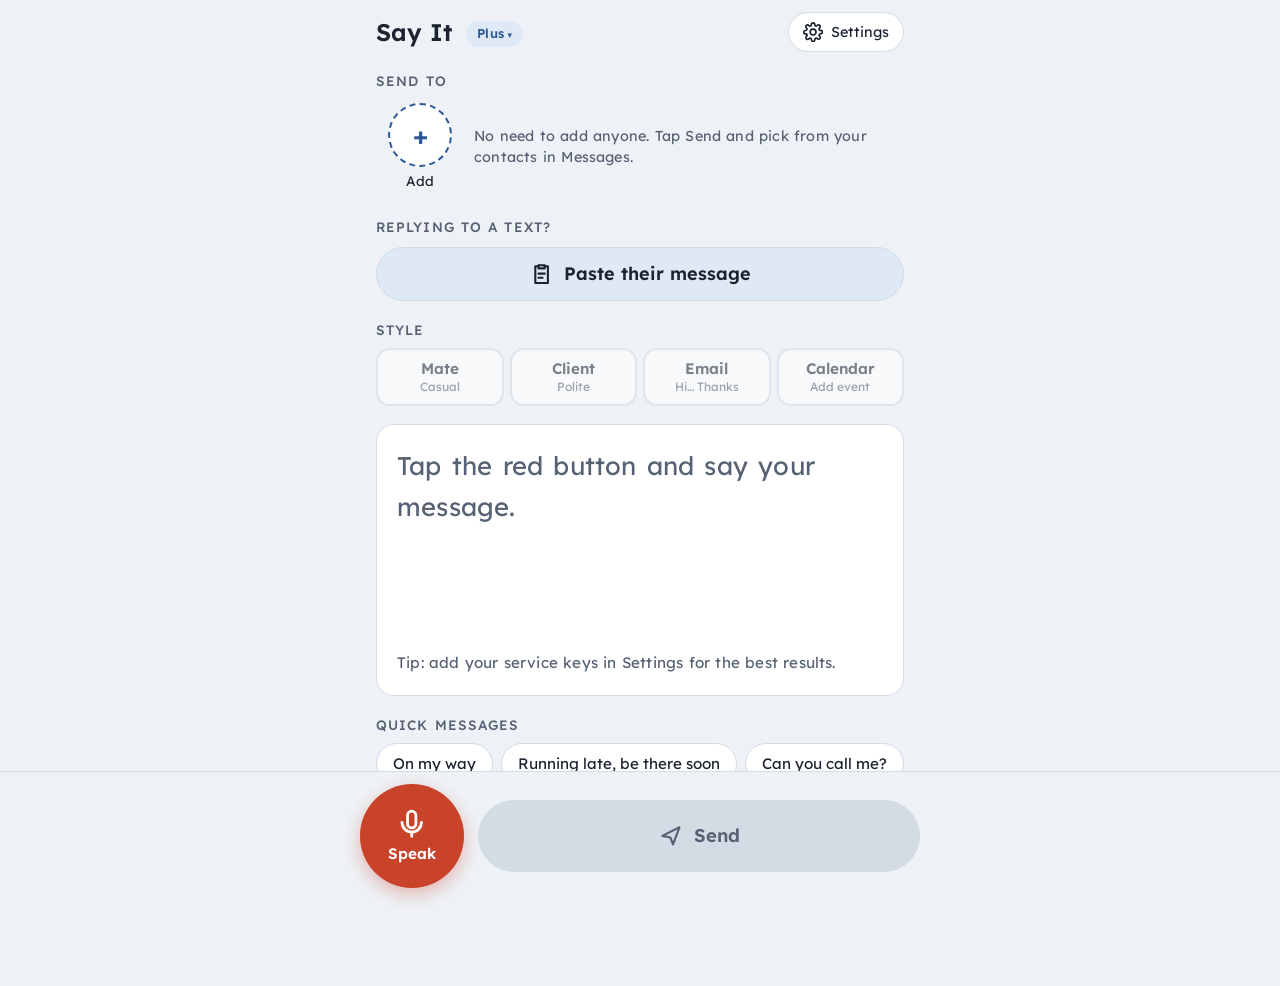
<file: index.html>
<!doctype html>
<html lang="en">
<head>
  <meta charset="utf-8">
  <meta name="viewport" content="width=device-width, initial-scale=1, viewport-fit=cover">
  <title>Say It</title>
  <meta name="description" content="Speak your text message. Say It writes it out, reads it back, and sends it from your own phone number.">
  <meta name="theme-color" content="#eef2f6" media="(prefers-color-scheme: light)">
  <meta name="theme-color" content="#141a22" media="(prefers-color-scheme: dark)">
  <meta name="apple-mobile-web-app-capable" content="yes">
  <meta name="apple-mobile-web-app-title" content="Say It">
  <link rel="manifest" href="manifest.webmanifest">
  <link rel="icon" href="icons/icon.svg" type="image/svg+xml">
  <link rel="apple-touch-icon" href="icons/apple-touch-icon.png">
  <link rel="preconnect" href="https://fonts.googleapis.com">
  <link rel="preconnect" href="https://fonts.gstatic.com" crossorigin>
  <link rel="stylesheet" href="https://fonts.googleapis.com/css2?family=Lexend:wght@400;500;600&family=Atkinson+Hyperlegible:wght@400;700&display=swap">
  <link rel="stylesheet" href="styles.css?v=16">
</head>
<body>
  <div class="app">
    <header class="top">
      <h1 class="brand">Say It <button class="plan-badge" id="planBadge" aria-label="Change plan">Plus</button></h1>
      <button class="icon-btn" id="openSettings" aria-label="Settings">
        <svg viewBox="0 0 24 24" aria-hidden="true"><path d="M12 15.5a3.5 3.5 0 1 0 0-7 3.5 3.5 0 0 0 0 7Z"/><path d="M19.4 15a1.7 1.7 0 0 0 .3 1.8l.1.1a2 2 0 1 1-2.8 2.8l-.1-.1a1.7 1.7 0 0 0-1.8-.3 1.7 1.7 0 0 0-1 1.5V21a2 2 0 1 1-4 0v-.1a1.7 1.7 0 0 0-1.1-1.5 1.7 1.7 0 0 0-1.8.3l-.1.1a2 2 0 1 1-2.8-2.8l.1-.1a1.7 1.7 0 0 0 .3-1.8 1.7 1.7 0 0 0-1.5-1H3a2 2 0 1 1 0-4h.1a1.7 1.7 0 0 0 1.5-1.1 1.7 1.7 0 0 0-.3-1.8l-.1-.1a2 2 0 1 1 2.8-2.8l.1.1a1.7 1.7 0 0 0 1.8.3H9a1.7 1.7 0 0 0 1-1.5V3a2 2 0 1 1 4 0v.1a1.7 1.7 0 0 0 1 1.5 1.7 1.7 0 0 0 1.8-.3l.1-.1a2 2 0 1 1 2.8 2.8l-.1.1a1.7 1.7 0 0 0-.3 1.8V9a1.7 1.7 0 0 0 1.5 1H21a2 2 0 1 1 0 4h-.1a1.7 1.7 0 0 0-1.5 1Z"/></svg>
        <span>Settings</span>
      </button>
    </header>

    <section class="to" aria-labelledby="toLabel">
      <h2 id="toLabel" class="label">Send to</h2>
      <div class="people" id="people" role="list"></div>
    </section>

    <section class="reply" id="replySection" aria-labelledby="replyLabel">
      <h2 id="replyLabel" class="label">Replying to a text?</h2>
      <button class="wide-btn paste-btn" id="pasteTheirs">
        <svg viewBox="0 0 24 24" aria-hidden="true"><path d="M9 4h6v3H9z"/><path d="M15 5h3v16H6V5h3"/><path d="M9 12h6M9 16h4"/></svg>
        <span>Paste their message</span>
      </button>
      <div class="theirs-manual" id="theirsManualWrap" hidden>
        <label for="theirsManual">Press and hold in the box, then tap Paste</label>
        <textarea id="theirsManual" rows="3"></textarea>
        <div class="sheet-actions">
          <button type="button" class="ghost" id="cancelTheirs">Cancel</button>
          <button type="button" class="primary" id="useTheirs">Use this</button>
        </div>
      </div>
      <div class="theirs" id="theirs" hidden>
        <p class="theirs-text" id="theirsText"></p>
        <div class="theirs-actions">
          <button class="tool" id="readTheirs">
            <svg viewBox="0 0 24 24" aria-hidden="true"><path d="M11 5 6 9H3v6h3l5 4V5Z"/><path d="M15.5 8.5a5 5 0 0 1 0 7M18.5 5.5a9 9 0 0 1 0 13"/></svg>
            <span id="readTheirsLabel">Read it to me</span>
          </button>
          <button class="tool" id="removeTheirs">
            <svg viewBox="0 0 24 24" aria-hidden="true"><path d="M6 6l12 12M18 6 6 18"/></svg>
            <span>Remove</span>
          </button>
        </div>
      </div>
    </section>

    <section class="modes" id="modes" aria-labelledby="modesLabel">
      <h2 id="modesLabel" class="label">Style</h2>
      <div class="mode-row" role="radiogroup" aria-labelledby="modesLabel">
        <button class="mode" role="radio" data-mode="mate">
          <strong>Mate</strong><span>Casual</span>
        </button>
        <button class="mode" role="radio" data-mode="client">
          <strong>Client</strong><span>Polite</span>
        </button>
        <button class="mode" role="radio" data-mode="email">
          <strong>Email</strong><span>Hi… Thanks</span>
        </button>
        <button class="mode" role="radio" data-mode="calendar">
          <strong>Calendar</strong><span>Add event</span>
        </button>
      </div>
    </section>

    <section class="message-wrap" aria-label="Your message">
      <p class="subject" id="subject" hidden></p>
      <div class="message" id="message" aria-live="polite"></div>
      <div class="event-card" id="eventCard" aria-live="polite" hidden></div>
      <div class="check-bar" id="checkBar" hidden>
        <span id="checkText"></span>
        <button id="changesToggle" aria-pressed="false">Show what changed</button>
      </div>
      <textarea class="message-edit" id="messageEdit" rows="5" aria-label="Type to change your message" hidden></textarea>
      <p class="status" id="status" role="status" aria-live="polite"></p>

      <div class="tools" id="tools" hidden>
        <button class="tool" id="readBtn">
          <svg viewBox="0 0 24 24" aria-hidden="true"><path d="M11 5 6 9H3v6h3l5 4V5Z"/><path d="M15.5 8.5a5 5 0 0 1 0 7M18.5 5.5a9 9 0 0 1 0 13"/></svg>
          <span id="readLabel">Read to me</span>
        </button>
        <button class="tool" id="changeBtn">
          <svg viewBox="0 0 24 24" aria-hidden="true"><path d="M12 15a3 3 0 0 0 3-3V6a3 3 0 1 0-6 0v6a3 3 0 0 0 3 3Z"/><path d="M5 11a7 7 0 0 0 14 0M12 18v3"/><path d="m17 3 3 3"/></svg>
          <span>Change it</span>
        </button>
        <button class="tool" id="typeBtn">
          <svg viewBox="0 0 24 24" aria-hidden="true"><path d="M4 20h4L19 9l-4-4L4 16v4Z"/><path d="m13.5 6.5 4 4"/></svg>
          <span id="typeLabel">Type</span>
        </button>
        <button class="tool" id="compareBtn" hidden>
          <svg viewBox="0 0 24 24" aria-hidden="true"><path d="M4 6h7v12H4zM13 6h7v12h-7z"/></svg>
          <span>Compare AI</span>
        </button>
        <button class="tool" id="copyBtn">
          <svg viewBox="0 0 24 24" aria-hidden="true"><rect x="8" y="8" width="12" height="12" rx="2"/><path d="M16 8V5a1 1 0 0 0-1-1H5a1 1 0 0 0-1 1v10a1 1 0 0 0 1 1h3"/></svg>
          <span>Copy</span>
        </button>
        <button class="tool" id="clearBtn">
          <svg viewBox="0 0 24 24" aria-hidden="true"><path d="M4 7h16M10 11v6M14 11v6M6 7l1 13h10l1-13M9 7V4h6v3"/></svg>
          <span>Start again</span>
        </button>
      </div>
    </section>

    <section class="phrases" id="phrasesSection" aria-labelledby="phrasesLabel">
      <h2 id="phrasesLabel" class="label">Quick messages</h2>
      <div class="chips" id="phrases"></div>
    </section>
  </div>

  <div class="dock">
    <div class="dock-inner">
      <button class="mic" id="micBtn" aria-label="Start speaking">
        <svg viewBox="0 0 24 24" aria-hidden="true"><path d="M12 15a3 3 0 0 0 3-3V6a3 3 0 1 0-6 0v6a3 3 0 0 0 3 3Z"/><path d="M5 11a7 7 0 0 0 14 0M12 18v3"/></svg>
        <span class="mic-label" id="micLabel">Speak</span>
      </button>
      <button class="send" id="sendBtn" disabled>
        <svg viewBox="0 0 24 24" aria-hidden="true"><path d="m4 12 16-8-6 16-2.5-6.5L4 12Z"/></svg>
        <span id="sendLabel">Send</span>
      </button>
    </div>
  </div>

  <!-- Add a person -->
  <dialog id="personDialog" class="sheet" aria-labelledby="personTitle">
    <form method="dialog" id="personForm">
      <h2 id="personTitle">Add a person</h2>
      <button type="button" class="wide-btn" id="pickContact" hidden>Choose from my contacts</button>
      <label for="personName">Name</label>
      <input id="personName" autocomplete="off" required>
      <label for="personNumber">Phone number</label>
      <input id="personNumber" type="tel" inputmode="tel" autocomplete="off" required>
      <div class="sheet-actions">
        <button type="button" class="ghost" id="cancelPerson">Cancel</button>
        <button type="submit" class="primary" id="savePerson">Save</button>
      </div>
    </form>
  </dialog>

  <!-- Fix one word -->
  <dialog id="fixDialog" class="sheet" aria-labelledby="fixTitle">
    <div class="fix-sheet">
      <h2 id="fixTitle">Change word</h2>
      <p class="hint" id="fixHint"></p>
      <div class="choices" id="fixChoices"></div>
      <button type="button" class="wide-btn" id="fixRevert" hidden></button>
      <div class="fix-row" id="fixActions">
        <button type="button" class="wide-btn" id="fixSay">
          <svg viewBox="0 0 24 24" aria-hidden="true"><path d="M12 15a3 3 0 0 0 3-3V6a3 3 0 1 0-6 0v6a3 3 0 0 0 3 3Z"/><path d="M5 11a7 7 0 0 0 14 0M12 18v3"/></svg>
          <span id="fixSayLabel">Say the word</span>
        </button>
        <button type="button" class="wide-btn" id="fixTypeBtn">Type it</button>
      </div>
      <form class="fix-row" id="fixForm" hidden>
        <input id="fixInput" aria-label="Type the right word" autocomplete="off" autocapitalize="off" spellcheck="true" required>
        <button type="submit" class="primary">Change</button>
      </form>
      <label class="check"><input type="checkbox" id="fixAlways"> Always fix this word</label>
      <div class="sheet-actions">
        <button type="button" class="ghost" id="cancelFix">Cancel</button>
      </div>
    </div>
  </dialog>

  <!-- Change one detail of an event -->
  <dialog id="eventDialog" class="sheet" aria-labelledby="evTitle">
    <form class="fix-sheet" id="evForm">
      <h2 id="evTitle">Change</h2>
      <p class="hint" id="evHint" hidden></p>
      <div class="choices" id="evChoices"></div>
      <div id="evTextWrap">
        <label for="evText" class="ev-label">Type it</label>
        <input id="evText" autocomplete="off">
      </div>
      <div class="ev-when" id="evWhenWrap">
        <label for="evDate" class="ev-label">Date</label>
        <input id="evDate" type="date">
        <label class="check"><input type="checkbox" id="evAllDay"> All day</label>
        <div class="ev-times" id="evTimes">
          <div><label for="evStart" class="ev-label">Starts</label><input id="evStart" type="time"></div>
          <div><label for="evEnd" class="ev-label">Ends</label><input id="evEnd" type="time"></div>
        </div>
      </div>
      <p class="hint">Or close this and tap <strong>Change it</strong> to say what to change.</p>
      <div class="sheet-actions">
        <button type="button" class="ghost" id="evCancel">Cancel</button>
        <button type="submit" class="primary">Save</button>
      </div>
    </form>
  </dialog>

  <!-- Which calendar -->
  <dialog id="calDialog" class="sheet" aria-labelledby="calTitle">
    <div class="fix-sheet">
      <h2 id="calTitle">Add to which calendar?</h2>
      <button type="button" class="wide-btn cal-btn" id="calPhone">
        <svg viewBox="0 0 24 24" aria-hidden="true"><rect x="3" y="5" width="18" height="16" rx="2"/><path d="M3 10h18M8 3v4M16 3v4"/></svg>
        <span id="calPhoneLabel">iPhone Calendar</span>
      </button>
      <button type="button" class="wide-btn cal-btn" id="calGoogle">
        <svg viewBox="0 0 24 24" aria-hidden="true"><rect x="3" y="5" width="18" height="16" rx="2"/><path d="M3 10h18M8 3v4M16 3v4M12 13v5M9.5 15.5h5"/></svg>
        <span>Google Calendar</span>
      </button>
      <div class="sheet-actions">
        <button type="button" class="ghost" id="calCancel">Cancel</button>
      </div>
    </div>
  </dialog>

  <!-- Compare AI models -->
  <dialog id="compareDialog" class="sheet" aria-labelledby="compareTitle">
    <div class="fix-sheet">
      <h2 id="compareTitle">Compare AI models</h2>
      <p class="hint">The same thing you said, tidied by each model. Costs are in US dollars and come from what each one actually used.</p>
      <div class="compare-list" id="compareList"></div>
      <div class="sheet-actions">
        <button type="button" class="ghost" id="compareClose">Close</button>
      </div>
    </div>
  </dialog>

  <!-- Choose a plan -->
  <dialog id="planDialog" class="sheet" aria-labelledby="planTitle">
    <div class="fix-sheet">
      <h2 id="planTitle">Choose a plan</h2>
      <p class="hint">Test version: this changes what the app does. Nobody is charged.</p>
      <div class="plan-list" id="planList"></div>
      <div class="sheet-actions">
        <button type="button" class="ghost" id="planClose">Close</button>
      </div>
    </div>
  </dialog>

  <!-- Settings -->
  <dialog id="settingsDialog" class="sheet" aria-labelledby="settingsTitle">
    <form method="dialog" id="settingsForm">
      <h2 id="settingsTitle">Settings</h2>

      <fieldset>
        <legend>Plan</legend>
        <label for="setPlan">Your plan</label>
        <select id="setPlan">
          <option value="free">Free</option>
          <option value="plus">Plus: AU$7.95 a month</option>
          <option value="pro">Pro: AU$19.95 a month</option>
          <option value="custom">Custom (testing)</option>
        </select>
        <p class="hint" id="planAbout"></p>
        <button type="button" class="wide-btn" id="planFromSettings">Change plan</button>
        <p class="hint" id="planUsage" hidden></p>
        <p class="hint" id="planKeyNote" hidden>Pro's speech recognition and natural voice need a speech key (OpenAI) below. Without one, Pro uses the iPhone's own.</p>
        <p class="hint">Test version: switching plans changes what the app does. Nobody is charged.</p>
      </fieldset>

      <fieldset>
        <legend>Look</legend>
        <label for="setSize">Text size</label>
        <select id="setSize">
          <option value="m">Medium</option>
          <option value="l">Large</option>
          <option value="xl">Extra large</option>
        </select>
        <label for="setTint">Background colour</label>
        <select id="setTint">
          <option value="blue">Soft blue</option>
          <option value="cream">Cream</option>
          <option value="yellow">Pale yellow</option>
          <option value="peach">Peach</option>
          <option value="white">White</option>
        </select>
        <label for="setFont">Letters</label>
        <select id="setFont">
          <option value="lexend">Lexend (wide, easy reading)</option>
          <option value="atkinson">Atkinson Hyperlegible</option>
          <option value="system">Phone's normal font</option>
        </select>
      </fieldset>

      <fieldset>
        <legend>Reading out loud</legend>
        <label class="check"><input type="checkbox" id="setAutoRead"> Read my message back after I speak</label>
        <label for="setVoice">Voice</label>
        <div class="voice-row">
          <select id="setVoice"></select>
          <button type="button" class="ghost" id="testVoice">Test</button>
        </div>
        <p class="hint">For a more natural phone voice on iPhone: Settings → Accessibility → Spoken Content → Voices → English. Download one marked Enhanced or Premium (Karen and Lee are Australian), then pick it here. The AI voices sound the most natural and need a speech key.</p>
        <label for="setRate">Reading speed</label>
        <select id="setRate">
          <option value="0.8">Slow</option>
          <option value="1">Normal</option>
          <option value="1.2">Fast</option>
        </select>
      </fieldset>

      <fieldset>
        <legend>Tidying up</legend>
        <label for="setMyName">Your name (for signing emails)</label>
        <input id="setMyName" autocomplete="name">
        <div class="custom-only" id="customOnly">
        <label for="setModel">AI model (Custom plan)</label>
        <select id="setModel">
          <option value="best">Best: Claude Opus (about 1¢ a message)</option>
          <option value="balanced">Balanced: Claude Sonnet (about half the cost)</option>
          <option value="cheapest">Cheapest: Claude Haiku (about 40× cheaper)</option>
        </select>
        <p class="hint">Not sure? Speak a message, then tap <strong>Compare AI</strong> to see all three side by side.</p>
        </div>
        <p class="hint" id="usageText"></p>
        <button type="button" class="ghost small" id="resetUsage">Reset cost tally</button>
        <label for="setTidy">How much should it fix in Mate style?</label>
        <select id="setTidy">
          <option value="light">Just spelling and full stops</option>
          <option value="normal">Fix mistakes, keep my way of talking</option>
        </select>
        <label for="setWords">Names and words it should know</label>
        <textarea id="setWords" rows="3" placeholder="silicone, Kayden, Llanelli, brekkie"></textarea>
        <p class="hint">Separate with commas. Add names, places and work words. If it hears something close, like "silicon", it uses your spelling, "silicone".</p>
        <h3 class="sub">Words it always fixes</h3>
        <ul class="people-list" id="fixesList"></ul>
      </fieldset>

      <fieldset>
        <legend>People</legend>
        <ul class="people-list" id="peopleList"></ul>
      </fieldset>

      <fieldset>
        <legend>Service keys</legend>
        <p class="hint">Say It uses two services. The keys stay on this phone.</p>
        <label for="setOpenAI">Speech key (OpenAI)</label>
        <input id="setOpenAI" type="password" autocomplete="off" spellcheck="false" placeholder="sk-...">
        <p class="hint">Turns your voice into words. Without it, Say It uses the phone's own speech-to-text, which is the same one Siri uses.</p>
        <label for="setAnthropic">Tidy-up key (Anthropic)</label>
        <input id="setAnthropic" type="password" autocomplete="off" spellcheck="false" placeholder="sk-ant-...">
        <p class="hint">Fixes spelling, punctuation and misheard words. Without it, your words go in exactly as heard.</p>
        <p class="hint">Your voice recording goes to OpenAI and your message text goes to Anthropic so they can do this. Nothing else is stored anywhere except on this phone.</p>
      </fieldset>

      <div class="sheet-actions">
        <span class="hint version">Version 16</span>
        <button type="submit" class="primary" id="closeSettings">Done</button>
      </div>
    </form>
  </dialog>

  <script src="compare.js?v=1"></script>
  <script src="calendar.js?v=1"></script>
  <script src="app.js?v=16"></script>
</body>
</html>
</file>
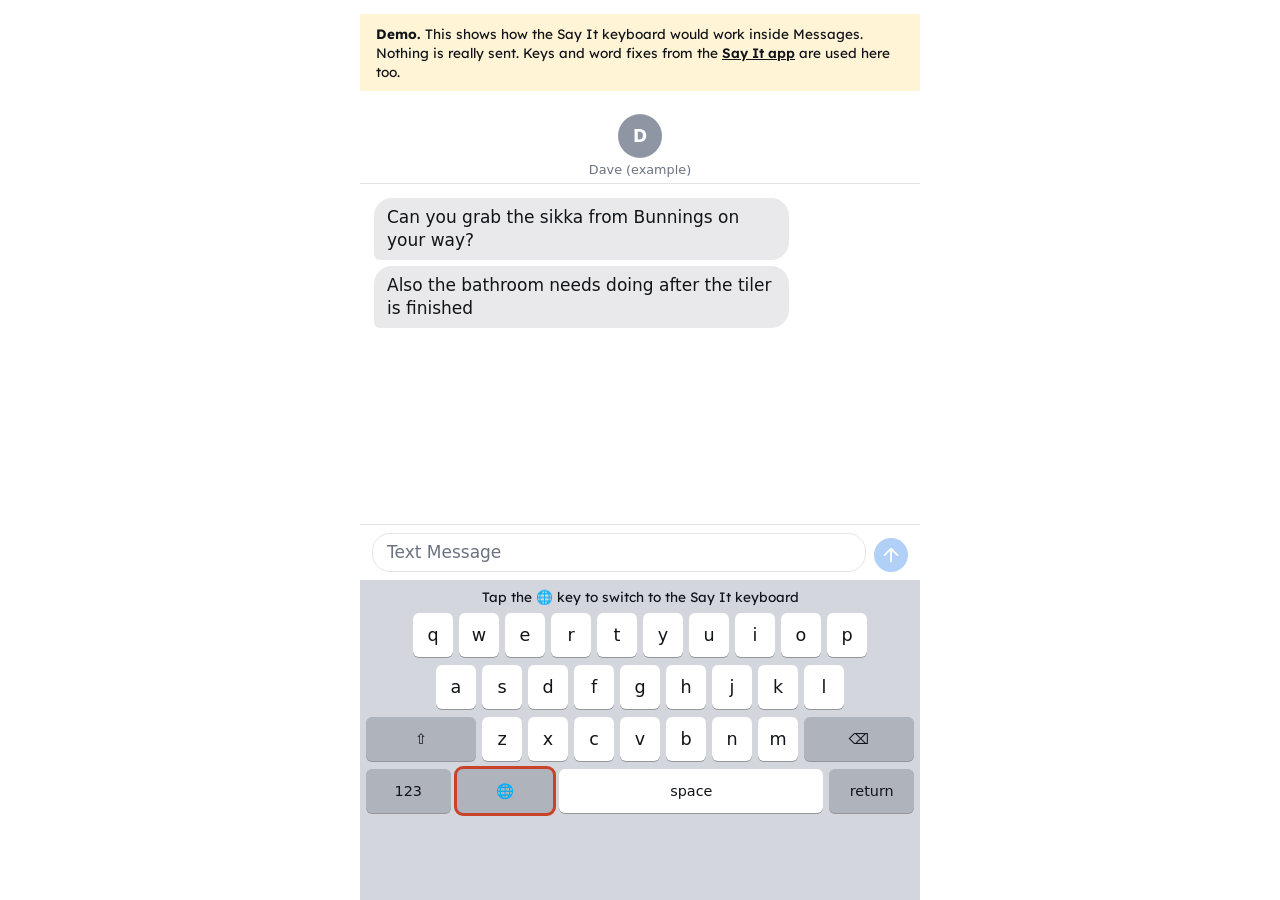
<file: keyboard.html>
<!doctype html>
<html lang="en">
<head>
  <meta charset="utf-8">
  <meta name="viewport" content="width=device-width, initial-scale=1, viewport-fit=cover">
  <title>Say It Keyboard Demo</title>
  <meta name="description" content="Try how the Say It keyboard would work inside a text conversation. Nothing is sent.">
  <link rel="icon" href="icons/icon.svg" type="image/svg+xml">
  <link rel="apple-touch-icon" href="icons/apple-touch-icon.png">
  <link rel="preconnect" href="https://fonts.googleapis.com">
  <link rel="preconnect" href="https://fonts.gstatic.com" crossorigin>
  <link rel="stylesheet" href="https://fonts.googleapis.com/css2?family=Lexend:wght@400;500;600&display=swap">
  <style>
    /* Phone-height column: demo banner, chat thread, reply box, keyboard pinned to the bottom. */
    :root {
      --bg: #ffffff;
      --ink: #111418;
      --muted: #6b7280;
      --line: #e3e5e9;
      --them: #e9e9eb;
      --me: #1f7aec;
      --me-ink: #ffffff;
      --kb: #d3d6dc;
      --key: #ffffff;
      --key-dark: #aeb3bc;
      --mic: #c8432a;
      --accent: #2c5a99;
      --banner: #fff4d6;
      --fix: #e0a020;
      --highlight: #ffdf80;
      --font: "Lexend", system-ui, -apple-system, sans-serif;
      --sys: system-ui, -apple-system, "Segoe UI", Roboto, sans-serif;
      color-scheme: light;
    }
    @media (prefers-color-scheme: dark) {
      :root:not([data-theme="light"]) {
        --bg: #000000; --ink: #f2f3f5; --muted: #9aa0a8; --line: #26282c; --them: #26262a;
        --me: #2a84f5; --kb: #2b2b2e; --key: #5a5a5e; --key-dark: #3c3c40; --mic: #e2614a;
        --accent: #8db4ec; --banner: #3a3214; --highlight: #7a6417; --fix: #d9a640;
        color-scheme: dark;
      }
    }
    :root[data-theme="dark"] {
      --bg: #000000; --ink: #f2f3f5; --muted: #9aa0a8; --line: #26282c; --them: #26262a;
      --me: #2a84f5; --kb: #2b2b2e; --key: #5a5a5e; --key-dark: #3c3c40; --mic: #e2614a;
      --accent: #8db4ec; --banner: #3a3214; --highlight: #7a6417; --fix: #d9a640;
      color-scheme: dark;
    }
    * { box-sizing: border-box; }
    [hidden] { display: none !important; }
    html, body { height: 100%; }
    body { margin: 0; background: var(--bg); color: var(--ink); font-family: var(--sys); font-size: 17px; }
    button { font: inherit; color: inherit; cursor: pointer; }
    :focus-visible { outline: 3px solid var(--accent); outline-offset: 2px; }
    svg { width: 1.3em; height: 1.3em; fill: none; stroke: currentColor; stroke-width: 2; stroke-linecap: round; stroke-linejoin: round; }

    .phone { height: 100%; max-width: 560px; margin: 0 auto; display: flex; flex-direction: column; }
    .banner {
      background: var(--banner); font-family: var(--font); font-size: 0.85rem; line-height: 1.4;
      padding-top: max(10px, env(safe-area-inset-top, 0px)); padding-bottom: 10px;
      padding-left: max(16px, env(safe-area-inset-left, 0px)); padding-right: max(16px, env(safe-area-inset-right, 0px));
    }
    .banner a { color: inherit; font-weight: 600; }
    .contact { text-align: center; padding: 10px 16px 6px; border-bottom: 1px solid var(--line); }
    .contact .av { width: 44px; height: 44px; border-radius: 50%; background: #8e96a3; color: #fff; display: grid; place-items: center; margin: 0 auto 4px; font-weight: 600; }
    .contact .nm { font-size: 0.8rem; color: var(--muted); }

    .thread {
      flex: 1; overflow-y: auto; display: flex; flex-direction: column; gap: 6px;
      padding-top: 14px; padding-bottom: 14px;
      padding-left: max(14px, env(safe-area-inset-left, 0px)); padding-right: max(14px, env(safe-area-inset-right, 0px));
    }
    .bubble { max-width: 78%; padding: 8px 13px; border-radius: 18px; line-height: 1.35; overflow-wrap: anywhere; }
    .them { align-self: flex-start; background: var(--them); border-bottom-left-radius: 6px; }
    .me { align-self: flex-end; background: var(--me); color: var(--me-ink); border-bottom-right-radius: 6px; }
    .note { align-self: center; font-size: 0.75rem; color: var(--muted); }

    .compose {
      display: flex; align-items: flex-end; gap: 8px; border-top: 1px solid var(--line);
      padding-top: 8px; padding-bottom: 8px;
      padding-left: max(12px, env(safe-area-inset-left, 0px)); padding-right: max(12px, env(safe-area-inset-right, 0px));
    }
    .field {
      flex: 1; min-width: 0; min-height: 36px; border: 1px solid var(--line); border-radius: 18px;
      padding: 7px 14px; line-height: 1.35; overflow-wrap: anywhere;
    }
    .field.empty { color: var(--muted); }
    .send-arrow { width: 34px; height: 34px; border-radius: 50%; border: none; background: var(--me); color: #fff; display: grid; place-items: center; flex: none; }
    .send-arrow:disabled { opacity: 0.35; }

    .kb { background: var(--kb); padding-bottom: env(safe-area-inset-bottom, 0px); }
    .kb-inner {
      height: 320px; display: flex; flex-direction: column; gap: 8px; padding-top: 8px; padding-bottom: 8px;
      padding-left: max(6px, env(safe-area-inset-left, 0px)); padding-right: max(6px, env(safe-area-inset-right, 0px));
    }

    /* Ordinary keyboard (not working, just to show the switch) */
    .row { display: flex; justify-content: center; gap: 6px; }
    .k { flex: 1; max-width: 40px; height: 44px; border-radius: 6px; background: var(--key); display: grid; place-items: center; font-size: 1.1rem; box-shadow: 0 1px 0 rgb(0 0 0 / 0.3); }
    .k.wide { max-width: none; flex: 1.6; background: var(--key-dark); font-size: 0.9rem; }
    .k.space { max-width: none; flex: 5; font-size: 0.9rem; }
    .globe { border: none; }
    .globe.hint { outline: 3px solid var(--mic); animation: nudge 1.4s ease-in-out infinite; }
    .switch-tip { text-align: center; font-family: var(--font); font-size: 0.85rem; margin: 0; }

    /* Say It keyboard */
    .sayit { font-family: var(--font); }
    .preview {
      flex: 1; min-height: 0; overflow-y: auto; background: var(--key); border-radius: 10px;
      padding: 10px 12px; font-size: 1.15rem; line-height: 1.5; word-spacing: 0.1em;
    }
    .preview.empty, .preview.busy { color: var(--muted); font-size: 0.95rem; }
    .preview .w { border-radius: 5px; padding: 0 2px; margin: 0 -2px; cursor: pointer; }
    .preview .w.on { background: var(--highlight); }
    /* A word the tidy-up changed or added */
    .preview .w.changed { text-decoration: underline 3px var(--fix); text-underline-offset: 4px; }
    .preview .was { color: var(--muted); text-decoration: line-through 2px; font-size: 0.85em; margin-right: 4px; }
    .preview .was.gone { margin-right: 6px; }
    .try-btn { margin-top: 10px; border: 2px dashed var(--accent); background: none; color: var(--accent); border-radius: 10px; padding: 8px 14px; font-weight: 600; font-size: 0.95rem; }

    .preview-wrap { flex: 1; min-height: 0; display: flex; flex-direction: column; gap: 4px; }
    .changes-bar { display: flex; align-items: center; justify-content: space-between; gap: 8px; font-size: 0.8rem; padding: 0 4px; }
    .changes-bar span { color: var(--ink); }
    .changes-bar span::before { content: ""; display: inline-block; width: 14px; height: 3px; background: var(--fix); vertical-align: middle; margin-right: 6px; }
    .changes-bar button { border: none; background: none; color: var(--accent); font-weight: 600; padding: 4px 0; font-size: 0.8rem; }

    .fix-panel { flex: 1; display: flex; flex-direction: column; gap: 8px; overflow-y: auto; }
    .fix-title { margin: 0; font-size: 1rem; text-align: center; }
    .fix-title strong { font-size: 1.15rem; }
    .fix-row { display: flex; gap: 8px; }
    .fix-row > * { flex: 1; min-width: 0; }
    .fix-row input { border: 2px solid var(--accent); border-radius: 10px; padding: 8px 10px; font: inherit; background: var(--key); color: var(--ink); }
    .fix-panel .kbtn { min-height: 42px; font-size: 0.95rem; }
    .fix-always { display: flex; align-items: center; justify-content: center; gap: 8px; font-size: 0.9rem; }
    .fix-always input { width: 22px; height: 22px; }
    .kbtn.listening { background: var(--mic); color: #fff; }
    .controls { display: grid; grid-template-columns: 1fr auto 1fr; align-items: center; gap: 10px; }
    .side { display: flex; flex-direction: column; gap: 6px; }
    .kbtn { border: none; border-radius: 10px; background: var(--key); padding: 9px 6px; font-size: 0.85rem; display: flex; align-items: center; justify-content: center; gap: 6px; box-shadow: 0 1px 0 rgb(0 0 0 / 0.3); }
    .kbtn.insert { background: var(--me); color: #fff; font-weight: 600; }
    .kbtn:disabled { opacity: 0.4; }
    .mic {
      width: 92px; height: 92px; border-radius: 50%; border: none; background: var(--mic); color: #fff;
      display: flex; flex-direction: column; align-items: center; justify-content: center; gap: 2px; font-weight: 600; font-size: 0.85rem;
    }
    .mic svg { width: 2em; height: 2em; }
    .mic.listening { animation: pulse 1.4s ease-in-out infinite; }
    .mic.listening svg { display: none; }
    .mic.listening::before { content: ""; width: 22px; height: 22px; border-radius: 5px; background: currentColor; margin-bottom: 4px; }
    .bottom-row { display: flex; align-items: center; gap: 8px; }
    .bottom-row .globe-btn { width: 44px; height: 38px; border: none; border-radius: 8px; background: var(--key-dark); display: grid; place-items: center; }
    .bottom-row .label { flex: 1; text-align: center; font-size: 0.75rem; color: var(--muted); }

    @keyframes pulse { 0%, 100% { box-shadow: 0 0 0 0 color-mix(in srgb, var(--mic) 55%, transparent); } 50% { box-shadow: 0 0 0 14px transparent; } }
    @keyframes nudge { 50% { transform: scale(1.08); } }
    @media (prefers-reduced-motion: reduce) { .mic.listening, .globe.hint { animation: none; } }
  </style>
</head>
<body>
  <div class="phone">
    <p class="banner" id="banner">
      <strong>Demo.</strong> This shows how the Say It keyboard would work inside Messages. Nothing is really sent.
      Keys and word fixes from the <a href="./">Say It app</a> are used here too.
    </p>

    <div class="contact">
      <div class="av" aria-hidden="true">D</div>
      <div class="nm">Dave (example)</div>
    </div>

    <div class="thread" id="thread" aria-live="polite">
      <div class="bubble them">Can you grab the sikka from Bunnings on your way?</div>
      <div class="bubble them">Also the bathroom needs doing after the tiler is finished</div>
    </div>

    <div class="compose">
      <div class="field empty" id="field">Text Message</div>
      <button class="send-arrow" id="sendArrow" aria-label="Send" disabled>
        <svg viewBox="0 0 24 24" aria-hidden="true"><path d="M12 19V5M5 12l7-7 7 7"/></svg>
      </button>
    </div>

    <div class="kb">
      <!-- Ordinary keyboard -->
      <div class="kb-inner" id="normalKb">
        <p class="switch-tip" id="switchTip">Tap the 🌐 key to switch to the Say It keyboard</p>
        <div class="row"><span class="k">q</span><span class="k">w</span><span class="k">e</span><span class="k">r</span><span class="k">t</span><span class="k">y</span><span class="k">u</span><span class="k">i</span><span class="k">o</span><span class="k">p</span></div>
        <div class="row"><span class="k">a</span><span class="k">s</span><span class="k">d</span><span class="k">f</span><span class="k">g</span><span class="k">h</span><span class="k">j</span><span class="k">k</span><span class="k">l</span></div>
        <div class="row"><span class="k wide">⇧</span><span class="k">z</span><span class="k">x</span><span class="k">c</span><span class="k">v</span><span class="k">b</span><span class="k">n</span><span class="k">m</span><span class="k wide">⌫</span></div>
        <div class="row">
          <span class="k wide">123</span>
          <button class="k wide globe hint" id="toSayIt" aria-label="Switch to Say It keyboard">🌐</button>
          <span class="k space">space</span>
          <span class="k wide">return</span>
        </div>
      </div>

      <!-- Say It keyboard -->
      <div class="kb-inner sayit" id="sayitKb" hidden>
        <div class="preview-wrap" id="previewWrap">
          <div class="preview empty" id="preview" aria-live="polite"></div>
          <div class="changes-bar" id="changesBar" hidden>
            <span id="changesCount"></span>
            <button id="changesToggle" aria-pressed="false">Show what changed</button>
          </div>
        </div>

        <!-- Fixing one word -->
        <div class="fix-panel" id="fixPanel" hidden>
          <p class="fix-title" id="fixTitle"></p>
          <button class="kbtn" id="fixRevert" hidden></button>
          <div class="fix-row" id="fixActions">
            <button class="kbtn" id="fixSay">
              <svg viewBox="0 0 24 24" aria-hidden="true"><path d="M12 15a3 3 0 0 0 3-3V6a3 3 0 1 0-6 0v6a3 3 0 0 0 3 3Z"/><path d="M5 11a7 7 0 0 0 14 0M12 18v3"/></svg>
              <span id="fixSayLabel">Say the word</span>
            </button>
            <button class="kbtn" id="fixTypeBtn">Type it</button>
          </div>
          <div class="fix-row" id="fixTypeRow" hidden>
            <input id="fixInput" aria-label="Type the right word" autocomplete="off" autocapitalize="off">
            <button class="kbtn insert" id="fixSave">Change</button>
          </div>
          <label class="fix-always"><input type="checkbox" id="fixAlways"> Always fix this word</label>
          <button class="kbtn" id="fixCancel">Cancel</button>
        </div>

        <div class="controls" id="controls">
          <div class="side">
            <button class="kbtn" id="readBtn" disabled>
              <svg viewBox="0 0 24 24" aria-hidden="true"><path d="M11 5 6 9H3v6h3l5 4V5Z"/><path d="M15.5 8.5a5 5 0 0 1 0 7"/></svg>
              <span id="readLabel">Read back</span>
            </button>
            <button class="kbtn" id="clearBtn" disabled>Clear</button>
          </div>
          <button class="mic" id="micBtn" aria-label="Start speaking">
            <svg viewBox="0 0 24 24" aria-hidden="true"><path d="M12 15a3 3 0 0 0 3-3V6a3 3 0 1 0-6 0v6a3 3 0 0 0 3 3Z"/><path d="M5 11a7 7 0 0 0 14 0M12 18v3"/></svg>
            <span id="micLabel">Speak</span>
          </button>
          <div class="side">
            <button class="kbtn insert" id="insertBtn" disabled>Insert</button>
          </div>
        </div>
        <div class="bottom-row" id="bottomRow">
          <button class="globe-btn" id="toNormal" aria-label="Switch back to the normal keyboard">🌐</button>
          <span class="label">Say It keyboard</span>
        </div>
      </div>
    </div>
  </div>

  <script src="compare.js?v=1"></script>
  <script src="keyboard.js?v=4"></script>
</body>
</html>
</file>
<file: styles.css>
/* Single column phone layout: people on top, the message as the big middle card,
   mic and send fixed in a thumb-reach dock at the bottom. */
:root {
  --bg: #eef2f6;
  --surface: #ffffff;
  --ink: #1b2230;
  --muted: #566173;
  --line: #d3dbe5;
  --accent: #2c5a99;
  --accent-soft: #dfe8f5;
  --mic: #c8432a;
  --mic-ink: #ffffff;
  --send: #16704a;
  --send-ink: #ffffff;
  --highlight: #ffdf80;
  --danger: #a1321f;
  --fix: #d08a10;

  --font: "Lexend", system-ui, -apple-system, "Segoe UI", sans-serif;
  --msg-size: 1.6rem;
  --base-size: 18px;
  --radius: 18px;
  --dock-h: 128px;
  color-scheme: light;
}

:root[data-tint="cream"] { --bg: #f5efdf; --surface: #fffbf0; --accent-soft: #ece4cf; }
:root[data-tint="yellow"] { --bg: #f8f2c4; --surface: #fffbe3; --accent-soft: #ece4b2; }
:root[data-tint="peach"] { --bg: #f8e3d6; --surface: #fff4ec; --accent-soft: #efd5c5; }
:root[data-tint="white"] { --bg: #ffffff; --surface: #f6f7f9; --accent-soft: #e6ebf2; }

@media (prefers-color-scheme: dark) {
  :root:not([data-theme="light"]) {
    --bg: #141a22; --surface: #1d2530; --ink: #eef2f7; --muted: #a5afbd; --line: #2e3947;
    --accent: #8db4ec; --accent-soft: #24324a; --mic: #e2614a; --send: #2a9a69;
    --highlight: #7a6417; --danger: #ef8a76; --fix: #e0a640;
    color-scheme: dark;
  }
}
:root[data-theme="dark"] {
  --bg: #141a22; --surface: #1d2530; --ink: #eef2f7; --muted: #a5afbd; --line: #2e3947;
  --accent: #8db4ec; --accent-soft: #24324a; --mic: #e2614a; --send: #2a9a69;
  --highlight: #7a6417; --danger: #ef8a76; --fix: #e0a640;
  color-scheme: dark;
}

:root[data-font="atkinson"] { --font: "Atkinson Hyperlegible", system-ui, -apple-system, sans-serif; }
:root[data-font="system"] { --font: system-ui, -apple-system, "Segoe UI", Roboto, sans-serif; }
:root[data-size="m"] { --msg-size: 1.3rem; --base-size: 17px; }
:root[data-size="xl"] { --msg-size: 2.05rem; --base-size: 20px; }

* { box-sizing: border-box; }
[hidden] { display: none !important; }

html { -webkit-text-size-adjust: 100%; }
body {
  margin: 0;
  background: var(--bg);
  color: var(--ink);
  font-family: var(--font);
  font-size: var(--base-size);
  line-height: 1.55;
  letter-spacing: 0.01em;
  word-spacing: 0.06em;
}

button, input, select, textarea { font: inherit; color: inherit; }
button { cursor: pointer; }
:focus-visible { outline: 3px solid var(--accent); outline-offset: 3px; }
svg { width: 1.4em; height: 1.4em; fill: none; stroke: currentColor; stroke-width: 2; stroke-linecap: round; stroke-linejoin: round; flex: none; }

.app {
  max-width: 560px;
  margin: 0 auto;
  padding-top: max(12px, env(safe-area-inset-top, 0px));
  padding-bottom: calc(var(--dock-h) + env(safe-area-inset-bottom, 0px) + 24px);
  padding-left: max(16px, env(safe-area-inset-left, 0px));
  padding-right: max(16px, env(safe-area-inset-right, 0px));
  display: flex;
  flex-direction: column;
  gap: 18px;
}

.top { display: flex; align-items: center; justify-content: space-between; gap: 12px; }
.brand { margin: 0; font-size: 1.5rem; font-weight: 600; letter-spacing: 0; }
.icon-btn {
  display: inline-flex; align-items: center; gap: 8px;
  border: 1px solid var(--line); background: var(--surface);
  border-radius: 999px; padding: 8px 14px; font-size: 0.9rem;
}

.label { margin: 0 0 8px; font-size: 0.85rem; font-weight: 500; color: var(--muted); text-transform: uppercase; letter-spacing: 0.08em; }

/* People */
.people { display: flex; gap: 12px; overflow-x: auto; padding: 4px 2px 8px; scrollbar-width: none; }
.people::-webkit-scrollbar { display: none; }
.person {
  flex: none; width: 84px;
  display: flex; flex-direction: column; align-items: center; gap: 6px;
  border: none; background: none; padding: 0;
  font-size: 0.85rem; line-height: 1.2; text-align: center;
}
.avatar {
  width: 64px; height: 64px; border-radius: 50%;
  display: grid; place-items: center;
  font-size: 1.6rem; font-weight: 600; color: #fff;
  border: 4px solid transparent;
  box-shadow: 0 0 0 2px var(--bg);
}
.person[aria-pressed="true"] .avatar { border-color: var(--ink); }
.person[aria-pressed="true"] .person-name { font-weight: 600; }
.person-name { max-width: 84px; overflow: hidden; text-overflow: ellipsis; white-space: nowrap; }
.person.add .avatar { background: var(--surface); color: var(--accent); border: 2px dashed var(--accent); box-shadow: none; }

/* Message card */
.message-wrap {
  background: var(--surface);
  border-radius: var(--radius);
  border: 1px solid var(--line);
  padding: 20px;
  display: flex; flex-direction: column; gap: 14px;
}
.message, .message-edit {
  min-height: 7.5em;
  font-size: var(--msg-size);
  line-height: 1.6;
  word-spacing: 0.12em;
  overflow-wrap: anywhere;
}
.message.empty { color: var(--muted); }
.message .w { border-radius: 6px; padding: 0 2px; margin: 0 -2px; transition: background-color 0.1s; }
.message .w.on { background: var(--highlight); }
.message-edit {
  width: 100%; resize: vertical;
  border: 2px solid var(--accent); border-radius: 12px;
  background: var(--bg); padding: 10px 12px;
}
.status { margin: 0; min-height: 1.5em; font-size: 0.95rem; color: var(--muted); }
.status.error { color: var(--danger); }
.status.busy::before {
  content: ""; display: inline-block; width: 0.8em; height: 0.8em; margin-right: 8px;
  border-radius: 50%; border: 2px solid currentColor; border-right-color: transparent;
  vertical-align: -0.05em; animation: spin 0.8s linear infinite;
}

.tools { display: grid; grid-template-columns: repeat(auto-fit, minmax(92px, 1fr)); gap: 8px; }
.tool {
  display: flex; flex-direction: column; align-items: center; gap: 4px;
  border: 1px solid var(--line); background: var(--accent-soft);
  border-radius: 14px; padding: 10px 6px;
  font-size: 0.8rem; line-height: 1.2; text-align: center;
}
.tool[aria-pressed="true"] { background: var(--accent); color: var(--surface); border-color: var(--accent); }

/* Quick messages */
.chips { display: flex; flex-wrap: wrap; gap: 8px; }
.chip {
  border: 1px solid var(--line); background: var(--surface);
  border-radius: 999px; padding: 10px 16px; font-size: 0.95rem; line-height: 1.3;
}

/* Bottom dock */
.dock {
  position: fixed; left: 0; right: 0; bottom: 0;
  background: var(--bg);
  border-top: 1px solid var(--line);
  padding-top: 12px;
  padding-bottom: calc(12px + env(safe-area-inset-bottom, 0px));
  padding-left: max(16px, env(safe-area-inset-left, 0px));
  padding-right: max(16px, env(safe-area-inset-right, 0px));
}
.dock-inner { max-width: 560px; margin: 0 auto; display: flex; align-items: center; gap: 14px; }
.mic {
  flex: none; width: 104px; height: 104px; border-radius: 50%;
  border: none; background: var(--mic); color: var(--mic-ink);
  display: flex; flex-direction: column; align-items: center; justify-content: center; gap: 2px;
  font-weight: 600; font-size: 0.95rem;
  box-shadow: 0 6px 18px color-mix(in srgb, var(--mic) 35%, transparent);
}
.mic svg { width: 2.2em; height: 2.2em; }
.mic.listening { animation: pulse 1.4s ease-in-out infinite; }
.mic.listening svg { display: none; }
.mic.listening::before { content: ""; width: 26px; height: 26px; border-radius: 6px; background: currentColor; margin-bottom: 4px; }
.mic:disabled { opacity: 0.55; }
.send {
  flex: 1; min-width: 0; height: 72px;
  border: none; border-radius: 999px;
  background: var(--send); color: var(--send-ink);
  display: flex; align-items: center; justify-content: center; gap: 10px;
  font-size: 1.15rem; font-weight: 600;
  padding: 0 16px;
}
.send span { overflow: hidden; text-overflow: ellipsis; white-space: nowrap; }
.send:disabled { background: var(--line); color: var(--muted); }

/* Sheets */
.sheet {
  width: min(560px, calc(100vw - 24px));
  max-height: calc(100dvh - 48px);
  border: none; border-radius: var(--radius);
  background: var(--surface); color: var(--ink);
  padding: 0;
}
.sheet::backdrop { background: rgb(10 14 20 / 0.5); }
.sheet form { padding: 22px; display: flex; flex-direction: column; gap: 10px; }
.sheet h2 { margin: 0 0 6px; font-size: 1.35rem; font-weight: 600; }
.sheet label { font-size: 0.95rem; font-weight: 500; }
.sheet input:not([type="checkbox"]), .sheet select, .sheet textarea {
  width: 100%; border: 1px solid var(--line); border-radius: 12px;
  background: var(--bg); padding: 12px; font-size: 1rem;
}
.sheet fieldset { border: 1px solid var(--line); border-radius: 14px; padding: 14px; margin: 0 0 6px; display: flex; flex-direction: column; gap: 8px; min-width: 0; }
.sheet legend { padding: 0 6px; font-weight: 600; }
.check { display: flex; align-items: center; gap: 10px; }
.check input { width: 24px; height: 24px; }
.hint { margin: 0; font-size: 0.85rem; color: var(--muted); }
.sheet-actions { display: flex; justify-content: flex-end; align-items: center; gap: 10px; margin-top: 8px; }
.primary, .ghost, .wide-btn { border-radius: 999px; padding: 12px 22px; font-weight: 600; }
.primary { background: var(--accent); color: var(--surface); border: none; }
.ghost { background: none; border: 1px solid var(--line); }
.wide-btn { width: 100%; background: var(--accent-soft); border: 1px solid var(--line); }
.people-list { list-style: none; margin: 0; padding: 0; display: flex; flex-direction: column; gap: 8px; }
.people-list li { display: flex; align-items: center; justify-content: space-between; gap: 10px; }
.people-list .who { min-width: 0; overflow-wrap: anywhere; }
.people-list .who small { display: block; color: var(--muted); }
.people-list button { border: 1px solid var(--line); background: none; border-radius: 999px; padding: 6px 12px; color: var(--danger); font-size: 0.85rem; }

@keyframes pulse {
  0%, 100% { box-shadow: 0 0 0 0 color-mix(in srgb, var(--mic) 55%, transparent); }
  50% { box-shadow: 0 0 0 18px color-mix(in srgb, var(--mic) 0%, transparent); }
}
@keyframes spin { to { transform: rotate(360deg); } }
@media (prefers-reduced-motion: reduce) {
  .mic.listening, .status.busy::before { animation: none; }
}
@media (max-width: 380px) {
  .mic { width: 92px; height: 92px; }
  .send { height: 64px; font-size: 1.05rem; }
}
.version { margin-right: auto; }
.people-tip { flex: 1 0 180px; align-self: center; margin: 0; font-size: 0.9rem; line-height: 1.4; color: var(--muted); white-space: normal; }
.message .w { cursor: pointer; }
.sub { margin: 8px 0 0; font-size: 0.95rem; font-weight: 600; }

/* Replying to a text */
.reply { display: flex; flex-direction: column; gap: 10px; }
.reply .label { margin: 0; }
.paste-btn { display: flex; align-items: center; justify-content: center; gap: 10px; }
.theirs-manual { display: flex; flex-direction: column; gap: 8px; }
.theirs-manual label { font-size: 0.95rem; }
.theirs-manual textarea { width: 100%; border: 2px solid var(--accent); border-radius: 12px; background: var(--surface); padding: 10px 12px; }
.theirs {
  display: flex; flex-direction: column; gap: 12px;
  background: var(--accent-soft); border-radius: var(--radius) var(--radius) var(--radius) 6px;
  padding: 16px;
}
.theirs-text { margin: 0; font-size: calc(var(--msg-size) * 0.8); line-height: 1.55; word-spacing: 0.12em; overflow-wrap: anywhere; }
.theirs-text .w { border-radius: 6px; padding: 0 2px; margin: 0 -2px; }
.theirs-text .w.on { background: var(--highlight); }
.theirs-actions { display: grid; grid-template-columns: 1fr 1fr; gap: 8px; }
.theirs-actions .tool { background: var(--surface); }

/* Style picker */
.modes { display: flex; flex-direction: column; gap: 8px; }
.modes .label { margin: 0; }
.mode-row { display: grid; grid-template-columns: repeat(4, 1fr); gap: 6px; }
.mode {
  display: flex; flex-direction: column; align-items: center; gap: 2px;
  border: 2px solid var(--line); background: var(--surface); border-radius: 14px;
  padding: 10px 4px; line-height: 1.2; text-align: center; min-width: 0;
}
.mode strong { font-size: 1rem; font-weight: 600; }
.mode span { font-size: 0.75rem; color: var(--muted); }
.mode[aria-checked="true"] { border-color: var(--accent); background: var(--accent-soft); }
.mode[aria-checked="true"] strong { color: var(--accent); }

/* Checking the message */
.subject { margin: 0; font-size: 0.95rem; font-weight: 600; color: var(--muted); }
.message { white-space: pre-wrap; }
.message .w.changed { text-decoration: underline 3px var(--fix); text-underline-offset: 5px; }
.message .w.unsure {
  outline: 2px dashed var(--fix); outline-offset: 2px; border-radius: 6px;
}
.message .w.unsure::after {
  content: "?"; display: inline-block; margin-left: 3px; padding: 0 6px;
  font-size: 0.6em; font-weight: 700; vertical-align: super; line-height: 1.5;
  border-radius: 999px; background: var(--fix); color: var(--surface);
}
.message .was { color: var(--muted); text-decoration: line-through 2px; font-size: 0.8em; }
.check-bar { display: flex; flex-wrap: wrap; align-items: center; justify-content: space-between; gap: 6px 12px; font-size: 0.9rem; }
.check-bar span::before { content: ""; display: inline-block; width: 16px; height: 3px; background: var(--fix); vertical-align: middle; margin-right: 8px; }
.check-bar button { border: none; background: none; color: var(--accent); font-weight: 600; padding: 4px 0; font-size: 0.9rem; }

/* Fixing one word */
.fix-sheet { padding: 22px; display: flex; flex-direction: column; gap: 12px; }
.fix-sheet h2 { margin: 0; font-size: 1.35rem; font-weight: 600; overflow-wrap: anywhere; }
.choices { display: flex; flex-direction: column; gap: 8px; }
.choices:empty { display: none; }
.choice { display: flex; gap: 8px; }
.choice .hear { flex: none; width: 52px; border: 1px solid var(--line); background: var(--accent-soft); border-radius: 12px; display: grid; place-items: center; }
.choice .pick { flex: 1; min-width: 0; border: 2px solid var(--accent); background: var(--surface); border-radius: 12px; padding: 12px; font-size: 1.15rem; font-weight: 600; text-align: left; overflow-wrap: anywhere; }
.fix-row { display: flex; gap: 8px; }
.fix-row > * { flex: 1; min-width: 0; }
.fix-row .wide-btn { display: flex; align-items: center; justify-content: center; gap: 8px; }
.fix-row input { border: 2px solid var(--accent); border-radius: 12px; background: var(--bg); padding: 12px; font-size: 1rem; }
.wide-btn.listening { background: var(--mic); color: var(--mic-ink); border-color: var(--mic); }

.voice-row { display: flex; gap: 8px; }
.voice-row select { flex: 1; min-width: 0; }
.voice-row .ghost { flex: none; }
.modes.locked .mode { opacity: 0.55; }
.mode strong { font-size: 0.95rem; }
@media (max-width: 360px) { .mode-row { grid-template-columns: repeat(2, 1fr); } }

/* Calendar event */
.event-card { display: flex; flex-direction: column; gap: 6px; }
.ev-row {
  display: flex; align-items: flex-start; gap: 12px; width: 100%;
  border: none; background: none; border-radius: 12px; padding: 8px 10px; margin: 0 -10px;
  text-align: left; font-size: calc(var(--msg-size) * 0.75); line-height: 1.4; overflow-wrap: anywhere;
}
.ev-row svg { margin-top: 0.15em; color: var(--accent); }
.ev-row span { min-width: 0; }
.ev-row.ev-title { font-size: var(--msg-size); font-weight: 600; }
.ev-row.empty { color: var(--muted); font-size: 0.95rem; }
.ev-row.on { background: var(--highlight); }
.ev-row.unsure span { outline: 2px dashed var(--fix); outline-offset: 3px; border-radius: 6px; }
.ev-row.unsure span::after {
  content: "?"; display: inline-block; margin-left: 6px; padding: 0 6px;
  font-size: 0.7em; font-weight: 700; vertical-align: super; line-height: 1.5;
  border-radius: 999px; background: var(--fix); color: var(--surface);
}
.ev-label { font-size: 0.95rem; font-weight: 500; }
#evTextWrap, .ev-when { display: flex; flex-direction: column; gap: 6px; }
#evText, .ev-when input:not([type="checkbox"]) {
  width: 100%; border: 1px solid var(--line); border-radius: 12px; background: var(--bg); padding: 12px; font-size: 1rem;
}
.ev-times { display: grid; grid-template-columns: 1fr 1fr; gap: 10px; }
.ev-times > div { display: flex; flex-direction: column; gap: 6px; min-width: 0; }
.cal-btn { display: flex; align-items: center; justify-content: center; gap: 10px; padding: 16px; font-size: 1.05rem; }

/* Comparing AI models */
.compare-list { display: flex; flex-direction: column; gap: 12px; }
.compare-card { border: 1px solid var(--line); border-radius: 14px; padding: 14px; display: flex; flex-direction: column; gap: 8px; }
.compare-card.current { border: 2px solid var(--accent); }
.compare-head { display: flex; align-items: baseline; justify-content: space-between; gap: 8px; flex-wrap: wrap; }
.compare-text { margin: 0; font-size: 1.05rem; line-height: 1.5; white-space: pre-wrap; overflow-wrap: anywhere; }
.compare-text.busy { color: var(--muted); }
.compare-actions { display: flex; justify-content: flex-end; gap: 8px; }
.compare-actions button { padding: 8px 16px; }
.ghost.small { align-self: flex-start; padding: 6px 14px; font-size: 0.85rem; }

.plan-badge {
  display: inline-block; vertical-align: middle; margin-left: 6px; padding: 2px 10px;
  font-size: 0.8rem; font-weight: 600; letter-spacing: 0.02em;
  border-radius: 999px; background: var(--accent-soft); color: var(--accent);
}
.custom-only { display: flex; flex-direction: column; gap: 8px; }
button.plan-badge { border: 1px solid transparent; cursor: pointer; font-family: inherit; }
button.plan-badge::after { content: " ▾"; font-size: 0.7em; }
.plan-list { display: flex; flex-direction: column; gap: 10px; }
.plan-option {
  display: flex; flex-direction: column; gap: 4px; text-align: left;
  border: 2px solid var(--line); background: var(--surface); border-radius: 14px; padding: 14px;
}
.plan-option strong { font-size: 1.05rem; }
.plan-option span { font-size: 0.9rem; color: var(--muted); line-height: 1.4; }
.plan-option[aria-pressed="true"] { border-color: var(--accent); background: var(--accent-soft); }
</file>
